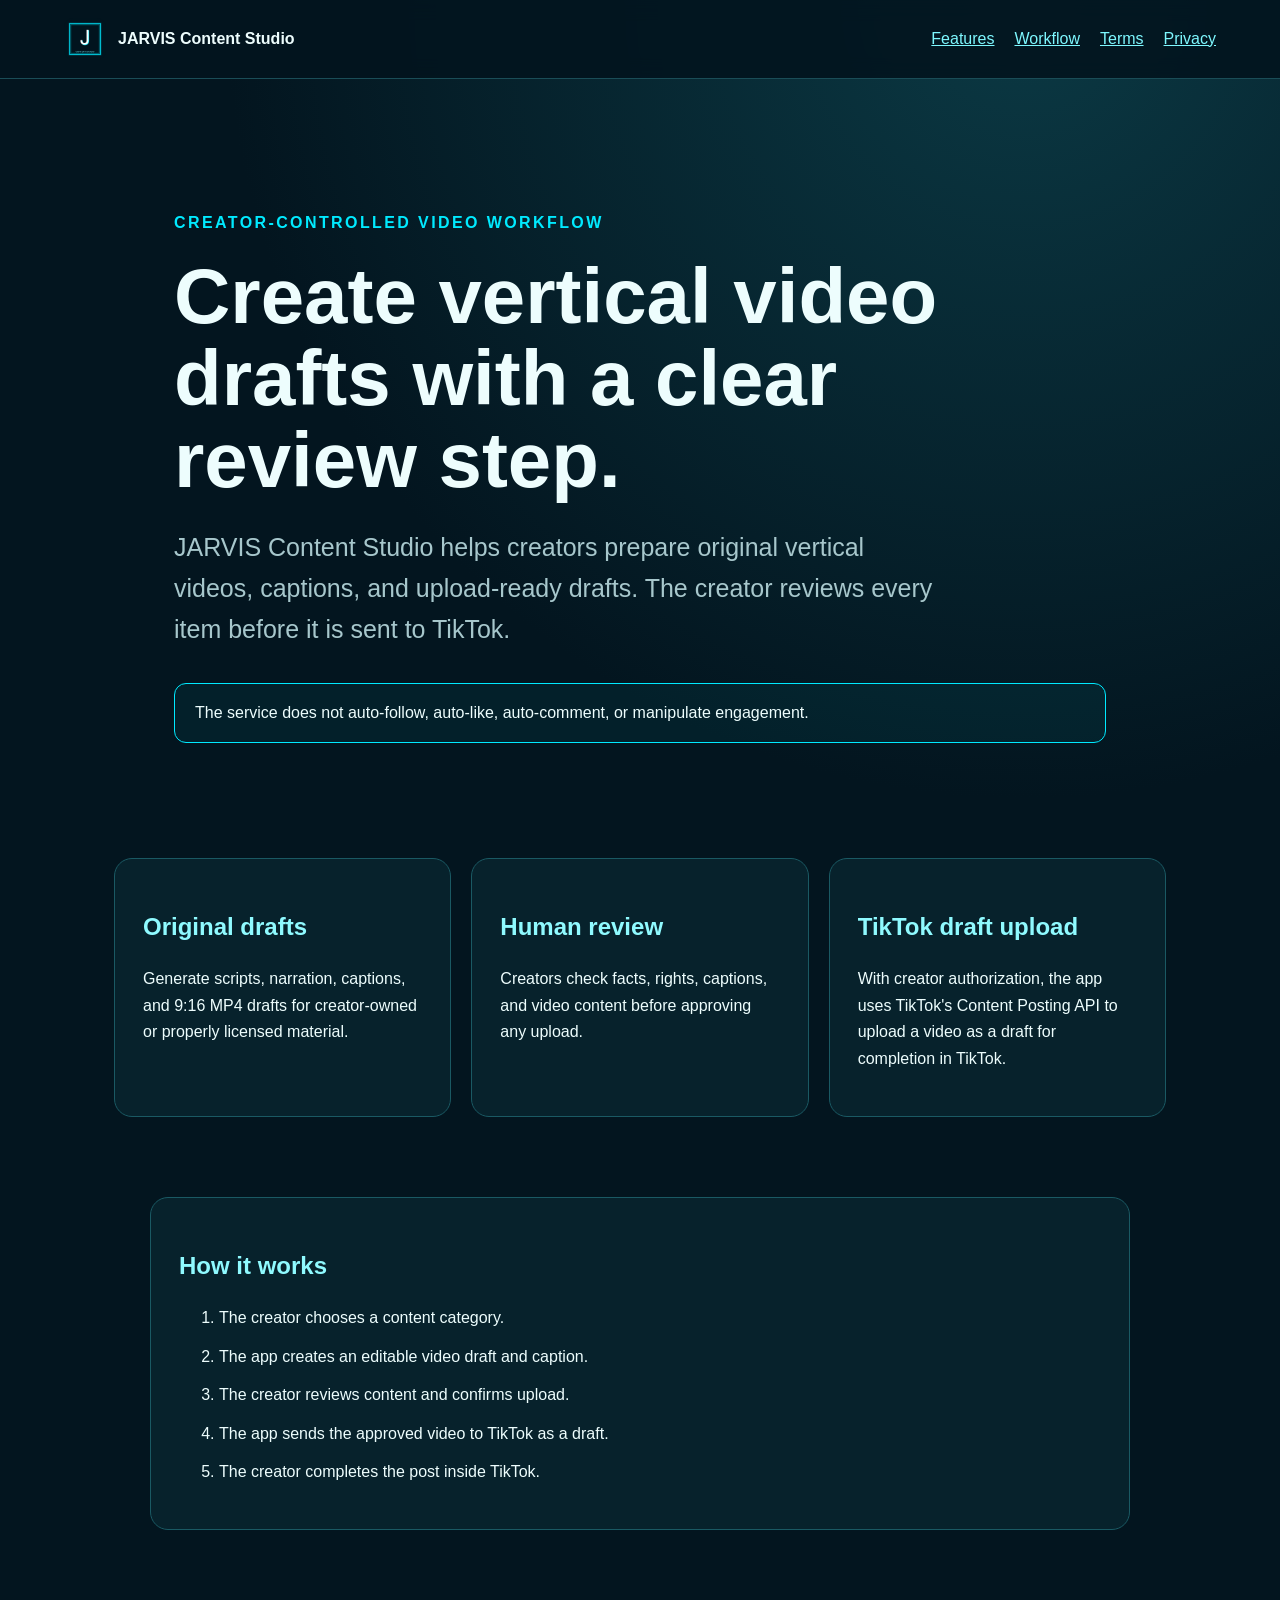
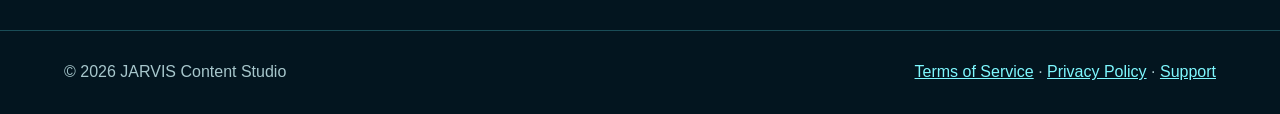
<file: index.html>
<!doctype html>
<html lang="en">
<head>
  <meta charset="utf-8">
  <meta name="viewport" content="width=device-width, initial-scale=1">
  <meta name="description" content="JARVIS Content Studio creates original vertical video drafts and lets creators review them before uploading to TikTok.">
  <title>JARVIS Content Studio</title>
  <link rel="stylesheet" href="styles.css">
</head>
<body>
  <header class="site-header">
    <a class="brand" href="index.html"><img src="icon.png" alt="JARVIS Content Studio icon"><span>JARVIS Content Studio</span></a>
    <nav aria-label="Main navigation"><a href="#features">Features</a><a href="#workflow">Workflow</a><a href="terms.html">Terms</a><a href="privacy.html">Privacy</a></nav>
  </header>
  <main>
    <section class="hero">
      <p class="eyebrow">CREATOR-CONTROLLED VIDEO WORKFLOW</p>
      <h1>Create vertical video drafts with a clear review step.</h1>
      <p class="lead">JARVIS Content Studio helps creators prepare original vertical videos, captions, and upload-ready drafts. The creator reviews every item before it is sent to TikTok.</p>
      <div class="notice">The service does not auto-follow, auto-like, auto-comment, or manipulate engagement.</div>
    </section>
    <section id="features" class="grid" aria-label="Features">
      <article><h2>Original drafts</h2><p>Generate scripts, narration, captions, and 9:16 MP4 drafts for creator-owned or properly licensed material.</p></article>
      <article><h2>Human review</h2><p>Creators check facts, rights, captions, and video content before approving any upload.</p></article>
      <article><h2>TikTok draft upload</h2><p>With creator authorization, the app uses TikTok's Content Posting API to upload a video as a draft for completion in TikTok.</p></article>
    </section>
    <section id="workflow" class="workflow">
      <h2>How it works</h2>
      <ol><li>The creator chooses a content category.</li><li>The app creates an editable video draft and caption.</li><li>The creator reviews content and confirms upload.</li><li>The app sends the approved video to TikTok as a draft.</li><li>The creator completes the post inside TikTok.</li></ol>
    </section>
  </main>
  <footer><span>© 2026 JARVIS Content Studio</span><span><a href="terms.html">Terms of Service</a> · <a href="privacy.html">Privacy Policy</a> · <a href="https://github.com/Soramame1192/jarvis-content-studio/issues">Support</a></span></footer>
</body>
</html>
</file>
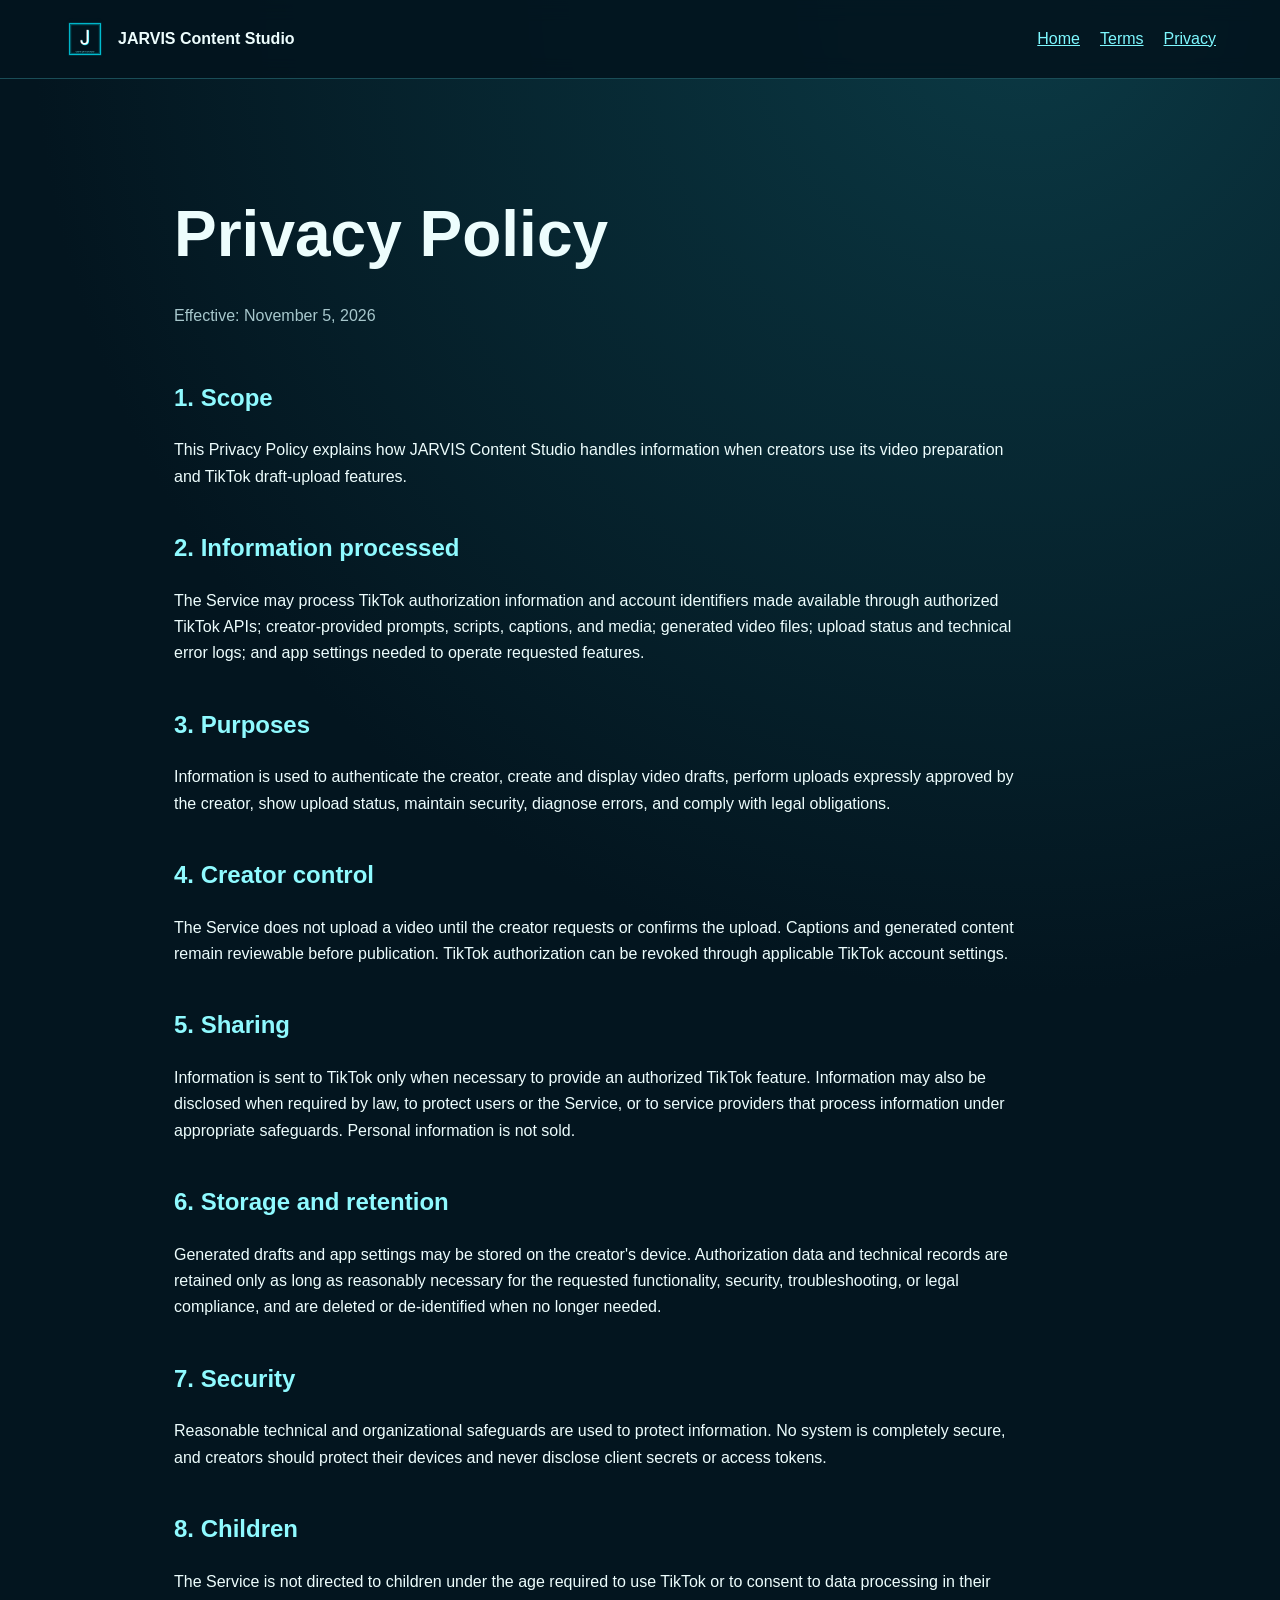
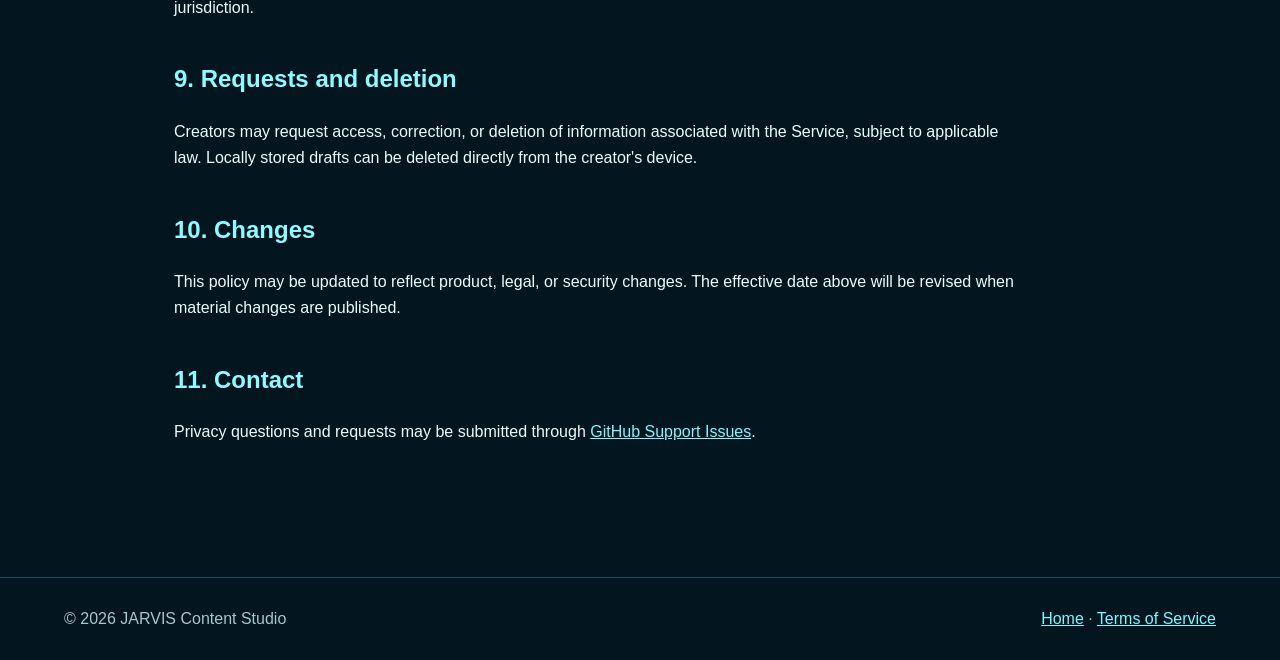
<file: privacy.html>
<!doctype html>
<html lang="en">
<head><meta charset="utf-8"><meta name="viewport" content="width=device-width, initial-scale=1"><title>Privacy Policy | JARVIS Content Studio</title><link rel="stylesheet" href="styles.css"></head>
<body>
  <header class="site-header"><a class="brand" href="index.html"><img src="icon.png" alt="JARVIS Content Studio icon"><span>JARVIS Content Studio</span></a><nav><a href="index.html">Home</a><a href="terms.html">Terms</a><a href="privacy.html" aria-current="page">Privacy</a></nav></header>
  <main class="policy">
    <h1>Privacy Policy</h1><p class="updated">Effective: November 5, 2026</p>
    <h2>1. Scope</h2><p>This Privacy Policy explains how JARVIS Content Studio handles information when creators use its video preparation and TikTok draft-upload features.</p>
    <h2>2. Information processed</h2><p>The Service may process TikTok authorization information and account identifiers made available through authorized TikTok APIs; creator-provided prompts, scripts, captions, and media; generated video files; upload status and technical error logs; and app settings needed to operate requested features.</p>
    <h2>3. Purposes</h2><p>Information is used to authenticate the creator, create and display video drafts, perform uploads expressly approved by the creator, show upload status, maintain security, diagnose errors, and comply with legal obligations.</p>
    <h2>4. Creator control</h2><p>The Service does not upload a video until the creator requests or confirms the upload. Captions and generated content remain reviewable before publication. TikTok authorization can be revoked through applicable TikTok account settings.</p>
    <h2>5. Sharing</h2><p>Information is sent to TikTok only when necessary to provide an authorized TikTok feature. Information may also be disclosed when required by law, to protect users or the Service, or to service providers that process information under appropriate safeguards. Personal information is not sold.</p>
    <h2>6. Storage and retention</h2><p>Generated drafts and app settings may be stored on the creator's device. Authorization data and technical records are retained only as long as reasonably necessary for the requested functionality, security, troubleshooting, or legal compliance, and are deleted or de-identified when no longer needed.</p>
    <h2>7. Security</h2><p>Reasonable technical and organizational safeguards are used to protect information. No system is completely secure, and creators should protect their devices and never disclose client secrets or access tokens.</p>
    <h2>8. Children</h2><p>The Service is not directed to children under the age required to use TikTok or to consent to data processing in their jurisdiction.</p>
    <h2>9. Requests and deletion</h2><p>Creators may request access, correction, or deletion of information associated with the Service, subject to applicable law. Locally stored drafts can be deleted directly from the creator's device.</p>
    <h2>10. Changes</h2><p>This policy may be updated to reflect product, legal, or security changes. The effective date above will be revised when material changes are published.</p>
    <h2>11. Contact</h2><p>Privacy questions and requests may be submitted through <a href="https://github.com/Soramame1192/jarvis-content-studio/issues">GitHub Support Issues</a>.</p>
  </main>
  <footer><span>© 2026 JARVIS Content Studio</span><span><a href="index.html">Home</a> · <a href="terms.html">Terms of Service</a></span></footer>
</body>
</html>
</file>
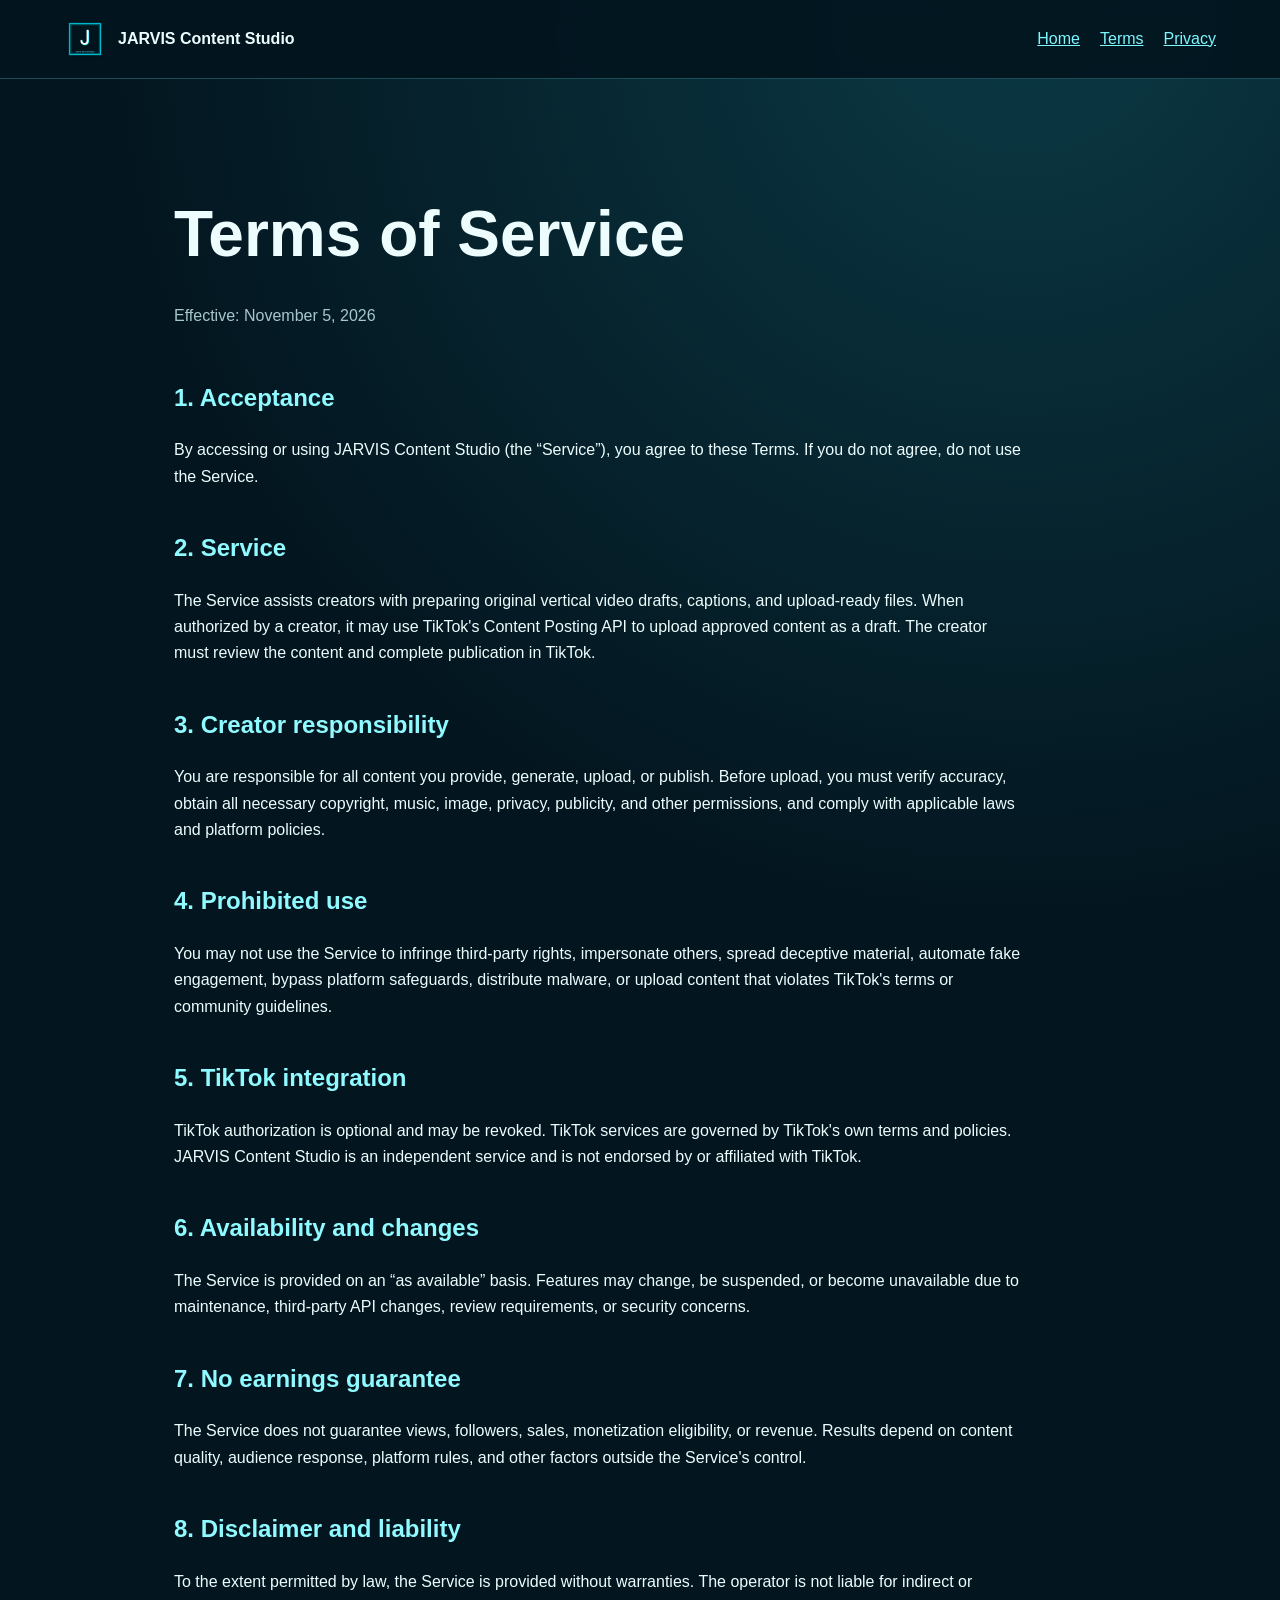
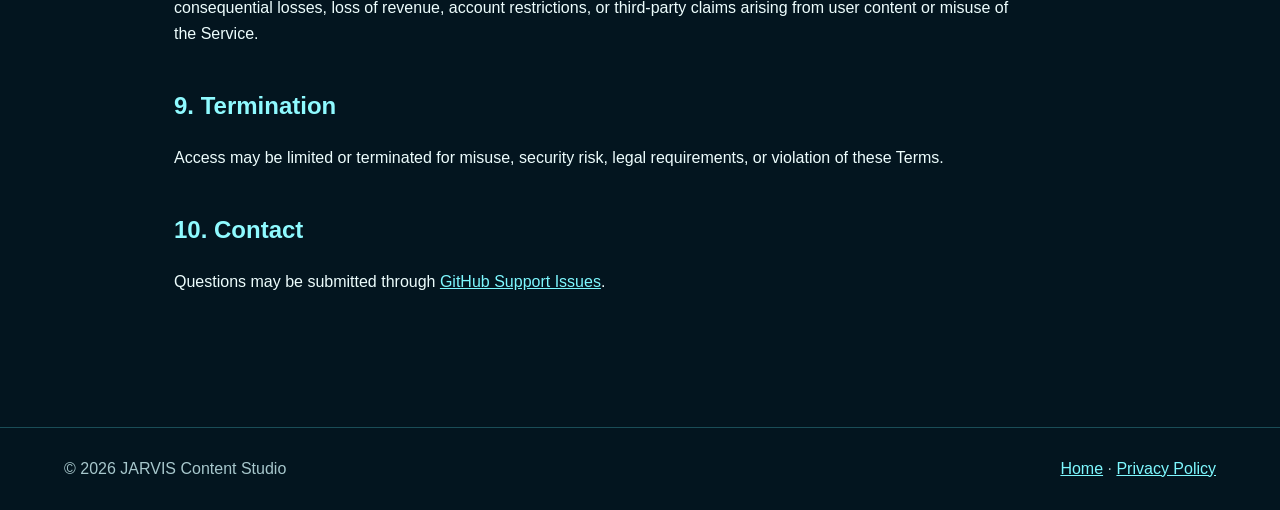
<file: terms.html>
<!doctype html>
<html lang="en">
<head><meta charset="utf-8"><meta name="viewport" content="width=device-width, initial-scale=1"><title>Terms of Service | JARVIS Content Studio</title><link rel="stylesheet" href="styles.css"></head>
<body>
  <header class="site-header"><a class="brand" href="index.html"><img src="icon.png" alt="JARVIS Content Studio icon"><span>JARVIS Content Studio</span></a><nav><a href="index.html">Home</a><a href="terms.html" aria-current="page">Terms</a><a href="privacy.html">Privacy</a></nav></header>
  <main class="policy">
    <h1>Terms of Service</h1><p class="updated">Effective: November 5, 2026</p>
    <h2>1. Acceptance</h2><p>By accessing or using JARVIS Content Studio (the “Service”), you agree to these Terms. If you do not agree, do not use the Service.</p>
    <h2>2. Service</h2><p>The Service assists creators with preparing original vertical video drafts, captions, and upload-ready files. When authorized by a creator, it may use TikTok's Content Posting API to upload approved content as a draft. The creator must review the content and complete publication in TikTok.</p>
    <h2>3. Creator responsibility</h2><p>You are responsible for all content you provide, generate, upload, or publish. Before upload, you must verify accuracy, obtain all necessary copyright, music, image, privacy, publicity, and other permissions, and comply with applicable laws and platform policies.</p>
    <h2>4. Prohibited use</h2><p>You may not use the Service to infringe third-party rights, impersonate others, spread deceptive material, automate fake engagement, bypass platform safeguards, distribute malware, or upload content that violates TikTok's terms or community guidelines.</p>
    <h2>5. TikTok integration</h2><p>TikTok authorization is optional and may be revoked. TikTok services are governed by TikTok's own terms and policies. JARVIS Content Studio is an independent service and is not endorsed by or affiliated with TikTok.</p>
    <h2>6. Availability and changes</h2><p>The Service is provided on an “as available” basis. Features may change, be suspended, or become unavailable due to maintenance, third-party API changes, review requirements, or security concerns.</p>
    <h2>7. No earnings guarantee</h2><p>The Service does not guarantee views, followers, sales, monetization eligibility, or revenue. Results depend on content quality, audience response, platform rules, and other factors outside the Service's control.</p>
    <h2>8. Disclaimer and liability</h2><p>To the extent permitted by law, the Service is provided without warranties. The operator is not liable for indirect or consequential losses, loss of revenue, account restrictions, or third-party claims arising from user content or misuse of the Service.</p>
    <h2>9. Termination</h2><p>Access may be limited or terminated for misuse, security risk, legal requirements, or violation of these Terms.</p>
    <h2>10. Contact</h2><p>Questions may be submitted through <a href="https://github.com/Soramame1192/jarvis-content-studio/issues">GitHub Support Issues</a>.</p>
  </main>
  <footer><span>© 2026 JARVIS Content Studio</span><span><a href="index.html">Home</a> · <a href="privacy.html">Privacy Policy</a></span></footer>
</body>
</html>
</file>
<file: styles.css>
:root{color-scheme:dark;--bg:#03151f;--panel:#082630;--line:#00eaff;--text:#edfdfd;--muted:#a7c7cc}*{box-sizing:border-box}html{scroll-behavior:smooth}body{margin:0;background:radial-gradient(circle at 80% 0,#0b3944 0,var(--bg) 40%);color:var(--text);font:16px/1.65 Inter,Segoe UI,Arial,sans-serif}.site-header{display:flex;align-items:center;justify-content:space-between;padding:18px clamp(20px,5vw,72px);border-bottom:1px solid #1a4d57;background:#03151fe6;position:sticky;top:0;backdrop-filter:blur(10px)}.brand{display:flex;align-items:center;gap:12px;color:var(--text);font-weight:800;text-decoration:none}.brand img{width:42px;height:42px;border-radius:9px}.site-header nav{display:flex;gap:20px}.site-header nav a,footer a,.policy a{color:#7ef8ff}.hero,.workflow,.policy{max-width:980px;margin:auto;padding:clamp(60px,9vw,120px) 24px}.eyebrow{color:var(--line);letter-spacing:.15em;font-weight:800}.hero h1{font-size:clamp(40px,7vw,78px);line-height:1.05;max-width:900px;margin:.25em 0}.lead{font-size:clamp(19px,2.3vw,25px);color:var(--muted);max-width:760px}.notice{margin-top:32px;border:1px solid var(--line);background:#00eaff0d;padding:16px 20px;border-radius:12px}.grid{max-width:1100px;margin:auto;padding:0 24px 80px;display:grid;grid-template-columns:repeat(3,1fr);gap:20px}.grid article,.workflow{background:#082630cc;border:1px solid #1a5963;border-radius:18px;padding:28px}.grid h2,.workflow h2,.policy h2{color:#8ffaff}.workflow{margin-bottom:100px}.workflow li{margin:12px 0}.policy{padding-top:60px}.policy h1{font-size:clamp(38px,6vw,64px);margin-bottom:0}.updated{color:var(--muted);margin-bottom:48px}.policy h2{margin-top:38px}.policy p{max-width:850px}footer{display:flex;justify-content:space-between;gap:20px;padding:28px clamp(20px,5vw,72px);border-top:1px solid #1a4d57;color:var(--muted)}@media(max-width:760px){.site-header{align-items:flex-start;gap:18px}.site-header nav{flex-wrap:wrap;justify-content:flex-end}.grid{grid-template-columns:1fr}footer{flex-direction:column}}
</file>
